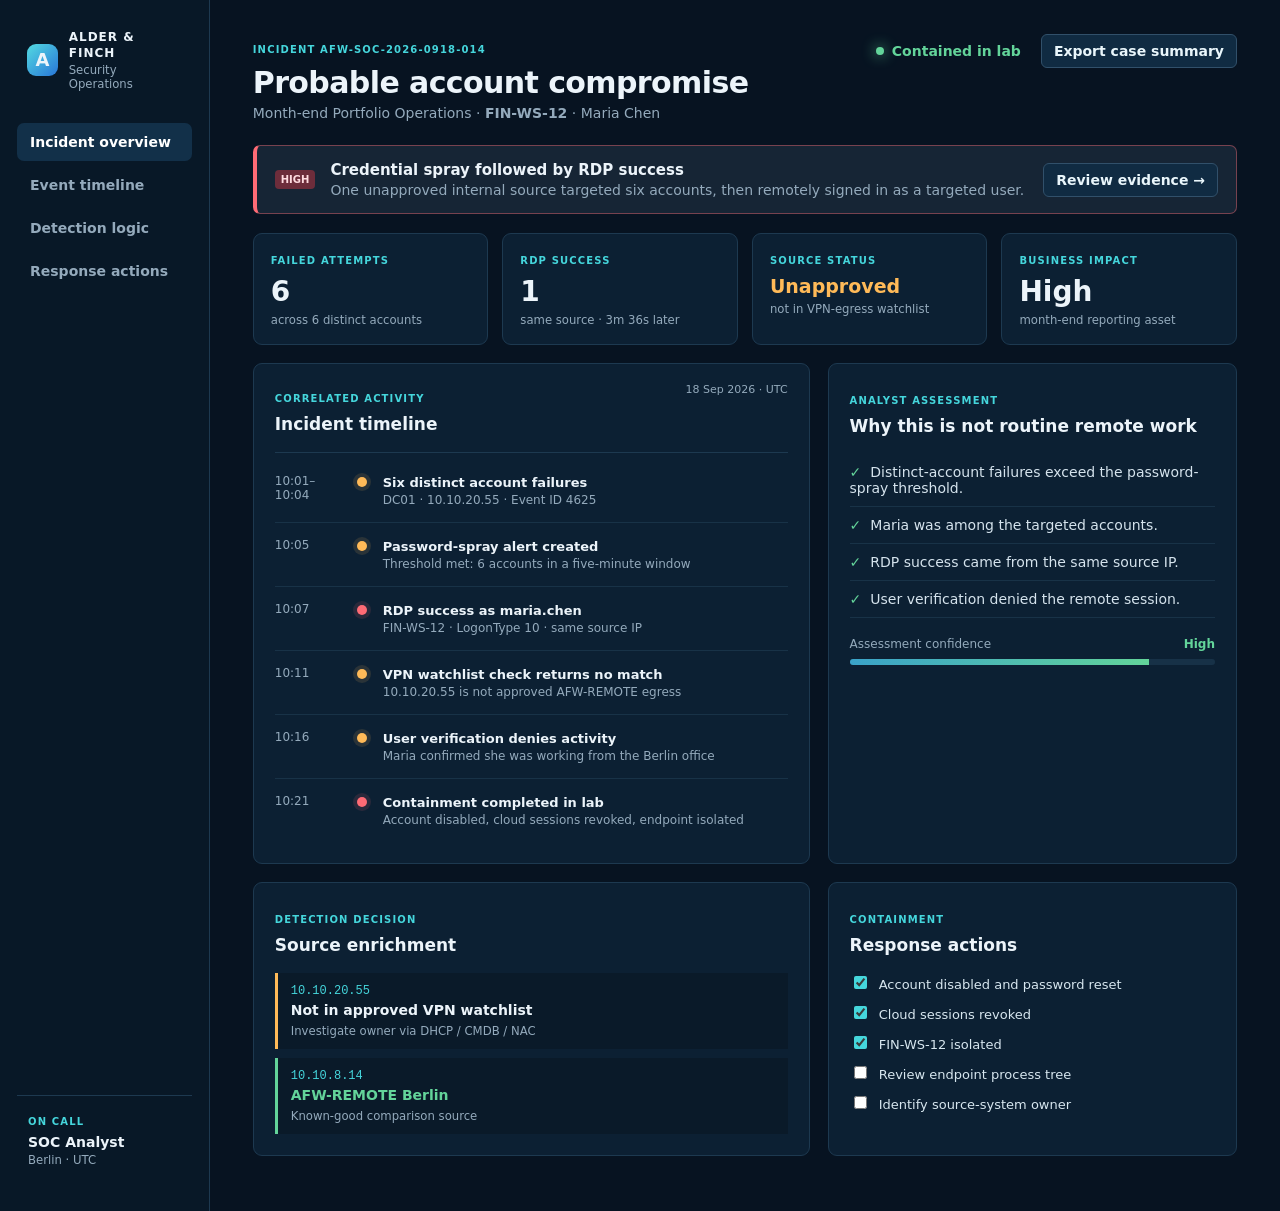
<file: 01-windows-auth-detections/dashboard/index.html>
<!doctype html>
<html lang="en">
<head>
  <meta charset="utf-8">
  <meta name="viewport" content="width=device-width, initial-scale=1">
  <title>AFW SOC | Incident AFW-SOC-2026-0918-014</title>
  <link rel="stylesheet" href="styles.css">
</head>
<body>
  <aside>
    <div class="brand"><span class="mark">A</span><div><strong>ALDER &amp; FINCH</strong><small>Security Operations</small></div></div>
    <nav><a class="active" href="#overview">Incident overview</a><a href="#timeline">Event timeline</a><a href="#detection">Detection logic</a><a href="#actions">Response actions</a></nav>
    <div class="analyst"><span>ON CALL</span><strong>SOC Analyst</strong><small>Berlin · UTC</small></div>
  </aside>
  <main>
    <header id="overview">
      <div><p class="eyebrow">INCIDENT AFW-SOC-2026-0918-014</p><h1>Probable account compromise</h1><p class="subtitle">Month-end Portfolio Operations · <b>FIN-WS-12</b> · Maria Chen</p></div>
      <div class="status"><span class="dot"></span> Contained in lab <button id="export">Export case summary</button></div>
    </header>
    <section class="notice"><span>HIGH</span><div><strong>Credential spray followed by RDP success</strong><p>One unapproved internal source targeted six accounts, then remotely signed in as a targeted user.</p></div><button id="showEvidence">Review evidence →</button></section>
    <section class="metrics">
      <article><span>FAILED ATTEMPTS</span><strong>6</strong><small>across 6 distinct accounts</small></article>
      <article><span>RDP SUCCESS</span><strong>1</strong><small>same source · 3m 36s later</small></article>
      <article><span>SOURCE STATUS</span><strong class="amber">Unapproved</strong><small>not in VPN-egress watchlist</small></article>
      <article><span>BUSINESS IMPACT</span><strong>High</strong><small>month-end reporting asset</small></article>
    </section>
    <section class="grid">
      <article class="panel timeline" id="timeline"><div class="panelhead"><div><p class="eyebrow">CORRELATED ACTIVITY</p><h2>Incident timeline</h2></div><span>18 Sep 2026 · UTC</span></div><div id="events"></div></article>
      <article class="panel assessment"><p class="eyebrow">ANALYST ASSESSMENT</p><h2>Why this is not routine remote work</h2><ul><li><i>✓</i>Distinct-account failures exceed the password-spray threshold.</li><li><i>✓</i>Maria was among the targeted accounts.</li><li><i>✓</i>RDP success came from the same source IP.</li><li><i>✓</i>User verification denied the remote session.</li></ul><div class="confidence"><span>Assessment confidence</span><b>High</b><div><em></em></div></div></article>
    </section>
    <section class="grid lower">
      <article class="panel" id="detection"><p class="eyebrow">DETECTION DECISION</p><h2>Source enrichment</h2><div class="compare"><div><span>10.10.20.55</span><strong>Not in approved VPN watchlist</strong><small>Investigate owner via DHCP / CMDB / NAC</small></div><div><span>10.10.8.14</span><strong class="green">AFW-REMOTE Berlin</strong><small>Known-good comparison source</small></div></div></article>
      <article class="panel" id="actions"><p class="eyebrow">CONTAINMENT</p><h2>Response actions</h2><div class="actions"><label><input checked type="checkbox"> Account disabled and password reset</label><label><input checked type="checkbox"> Cloud sessions revoked</label><label><input checked type="checkbox"> FIN-WS-12 isolated</label><label><input type="checkbox"> Review endpoint process tree</label><label><input type="checkbox"> Identify source-system owner</label></div></article>
    </section>
  </main>
  <dialog id="caseDialog"><button class="close">×</button><p class="eyebrow">EVIDENCE SUMMARY</p><h2>Password spray + RDP correlation</h2><p>The same unapproved source IP attempted six accounts between 10:01 and 10:04 UTC, then established an RDP session to FIN-WS-12 as Maria Chen at 10:07 UTC.</p><pre>MITRE: T1110.003  •  T1021.001  •  T1078</pre></dialog>
  <script src="app.js"></script>
</body>
</html>
</file>
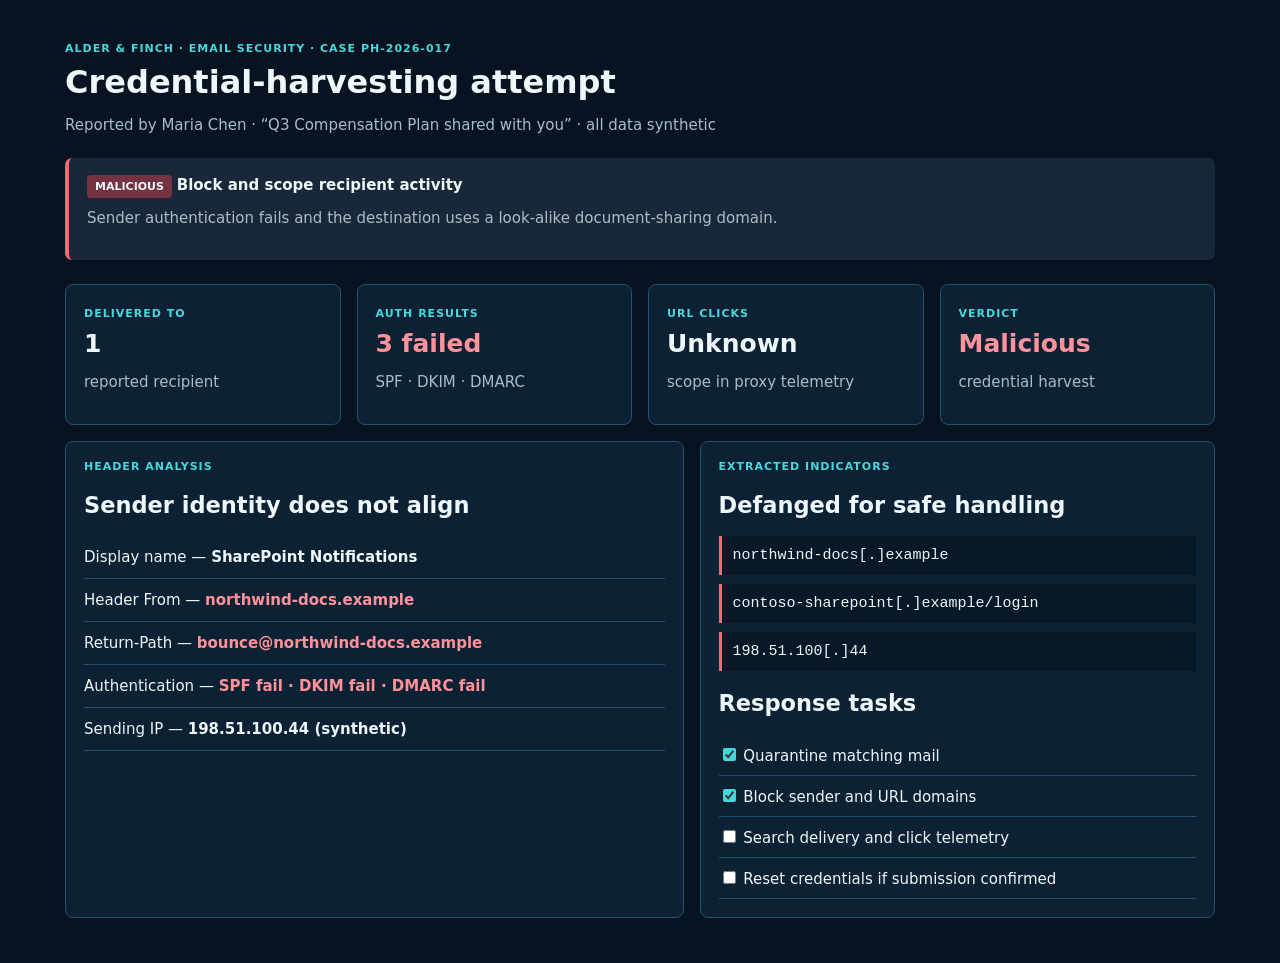
<file: 02-phishing-triage/dashboard/index.html>
<!doctype html><meta charset="utf-8"><title>Phishing Triage Console</title><style>body{margin:0;background:#071321;color:#eef7fa;font:15px system-ui}main{max-width:1150px;margin:auto;padding:42px}.ey{color:#47d8dd;font-size:11px;font-weight:bold;letter-spacing:1px}h1{font-size:32px;margin:8px 0}.sub,p{color:#a8bdca}.alert{margin:24px 0;padding:18px;background:#192838;border-left:4px solid #ff6572;border-radius:7px}.pill{background:#753241;padding:5px 8px;border-radius:4px;font-size:11px;font-weight:bold}.cards,.grid{display:grid;gap:16px}.cards{grid-template-columns:repeat(4,1fr)}.card,.panel{background:#0c2133;border:1px solid #23506c;border-radius:8px;padding:18px}.card b{display:block;font-size:25px;margin:8px 0}.grid{grid-template-columns:1.2fr 1fr;margin-top:16px}.row{padding:12px 0;border-bottom:1px solid #24506b}.bad{color:#ff929b}.ioc{font-family:monospace;background:#071827;border-left:3px solid #ff6572;padding:11px;margin:9px 0}label{display:block;padding:10px 0;border-bottom:1px solid #24506b}input{accent-color:#45d7dc}</style><main><header><div class="ey">ALDER &amp; FINCH · EMAIL SECURITY · CASE PH-2026-017</div><h1>Credential-harvesting attempt</h1><p class="sub">Reported by Maria Chen · “Q3 Compensation Plan shared with you” · all data synthetic</p></header><section class="alert"><span class="pill">MALICIOUS</span> <b>Block and scope recipient activity</b><p>Sender authentication fails and the destination uses a look-alike document-sharing domain.</p></section><section class="cards"><div class="card"><span class="ey">DELIVERED TO</span><b>1</b><p>reported recipient</p></div><div class="card"><span class="ey">AUTH RESULTS</span><b class="bad">3 failed</b><p>SPF · DKIM · DMARC</p></div><div class="card"><span class="ey">URL CLICKS</span><b>Unknown</b><p>scope in proxy telemetry</p></div><div class="card"><span class="ey">VERDICT</span><b class="bad">Malicious</b><p>credential harvest</p></div></section><section class="grid"><article class="panel"><div class="ey">HEADER ANALYSIS</div><h2>Sender identity does not align</h2><div class="row">Display name — <b>SharePoint Notifications</b></div><div class="row">Header From — <b class="bad">northwind-docs.example</b></div><div class="row">Return-Path — <b class="bad">bounce@northwind-docs.example</b></div><div class="row">Authentication — <b class="bad">SPF fail · DKIM fail · DMARC fail</b></div><div class="row">Sending IP — <b>198.51.100.44 (synthetic)</b></div></article><article class="panel"><div class="ey">EXTRACTED INDICATORS</div><h2>Defanged for safe handling</h2><div class="ioc">northwind-docs[.]example</div><div class="ioc">contoso-sharepoint[.]example/login</div><div class="ioc">198.51.100[.]44</div><h2>Response tasks</h2><label><input checked type="checkbox"> Quarantine matching mail</label><label><input checked type="checkbox"> Block sender and URL domains</label><label><input type="checkbox"> Search delivery and click telemetry</label><label><input type="checkbox"> Reset credentials if submission confirmed</label></article></section></main>
</file>
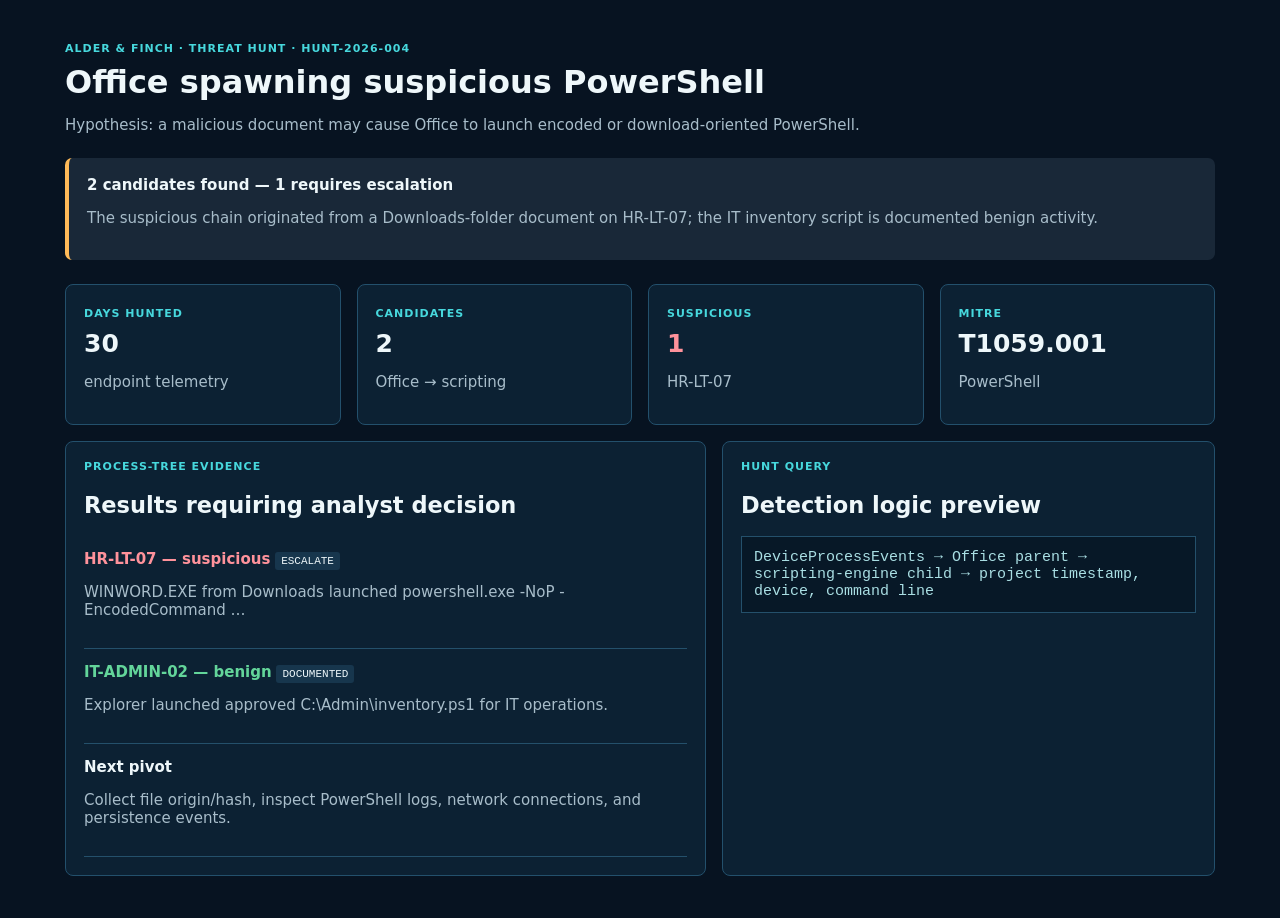
<file: 03-lolbin-threat-hunt/dashboard/index.html>
<!doctype html><meta charset="utf-8"><title>LOLBin Hunt Console</title><style>body{margin:0;background:#071321;color:#eef7fa;font:15px system-ui}main{max-width:1150px;margin:auto;padding:42px}.ey{color:#47d8dd;font-size:11px;font-weight:bold;letter-spacing:1px}h1{font-size:32px;margin:8px 0}.sub,p{color:#a8bdca}.alert{margin:24px 0;padding:18px;background:#192838;border-left:4px solid #ffba58;border-radius:7px}.cards,.grid{display:grid;gap:16px}.cards{grid-template-columns:repeat(4,1fr)}.card,.panel{background:#0c2133;border:1px solid #23506c;border-radius:8px;padding:18px}.card b{display:block;font-size:25px;margin:8px 0}.grid{grid-template-columns:1.3fr 1fr;margin-top:16px}.row{padding:14px 0;border-bottom:1px solid #24506b}.bad{color:#ff929b}.good{color:#63d59a}pre{background:#071827;border:1px solid #24506b;padding:12px;color:#a9dee3;white-space:pre-wrap}.tag{font:11px monospace;background:#17364d;padding:3px 6px;border-radius:3px}</style><main><div class="ey">ALDER &amp; FINCH · THREAT HUNT · HUNT-2026-004</div><h1>Office spawning suspicious PowerShell</h1><p class="sub">Hypothesis: a malicious document may cause Office to launch encoded or download-oriented PowerShell.</p><section class="alert"><b>2 candidates found — 1 requires escalation</b><p>The suspicious chain originated from a Downloads-folder document on HR-LT-07; the IT inventory script is documented benign activity.</p></section><section class="cards"><div class="card"><span class="ey">DAYS HUNTED</span><b>30</b><p>endpoint telemetry</p></div><div class="card"><span class="ey">CANDIDATES</span><b>2</b><p>Office → scripting</p></div><div class="card"><span class="ey">SUSPICIOUS</span><b class="bad">1</b><p>HR-LT-07</p></div><div class="card"><span class="ey">MITRE</span><b>T1059.001</b><p>PowerShell</p></div></section><section class="grid"><article class="panel"><div class="ey">PROCESS-TREE EVIDENCE</div><h2>Results requiring analyst decision</h2><div class="row"><b class="bad">HR-LT-07 — suspicious</b> <span class="tag">ESCALATE</span><p>WINWORD.EXE from Downloads launched powershell.exe -NoP -EncodedCommand …</p></div><div class="row"><b class="good">IT-ADMIN-02 — benign</b> <span class="tag">DOCUMENTED</span><p>Explorer launched approved C:\Admin\inventory.ps1 for IT operations.</p></div><div class="row"><b>Next pivot</b><p>Collect file origin/hash, inspect PowerShell logs, network connections, and persistence events.</p></div></article><article class="panel"><div class="ey">HUNT QUERY</div><h2>Detection logic preview</h2><pre>DeviceProcessEvents → Office parent → scripting-engine child → project timestamp, device, command line</pre></article></section></main>
</file>
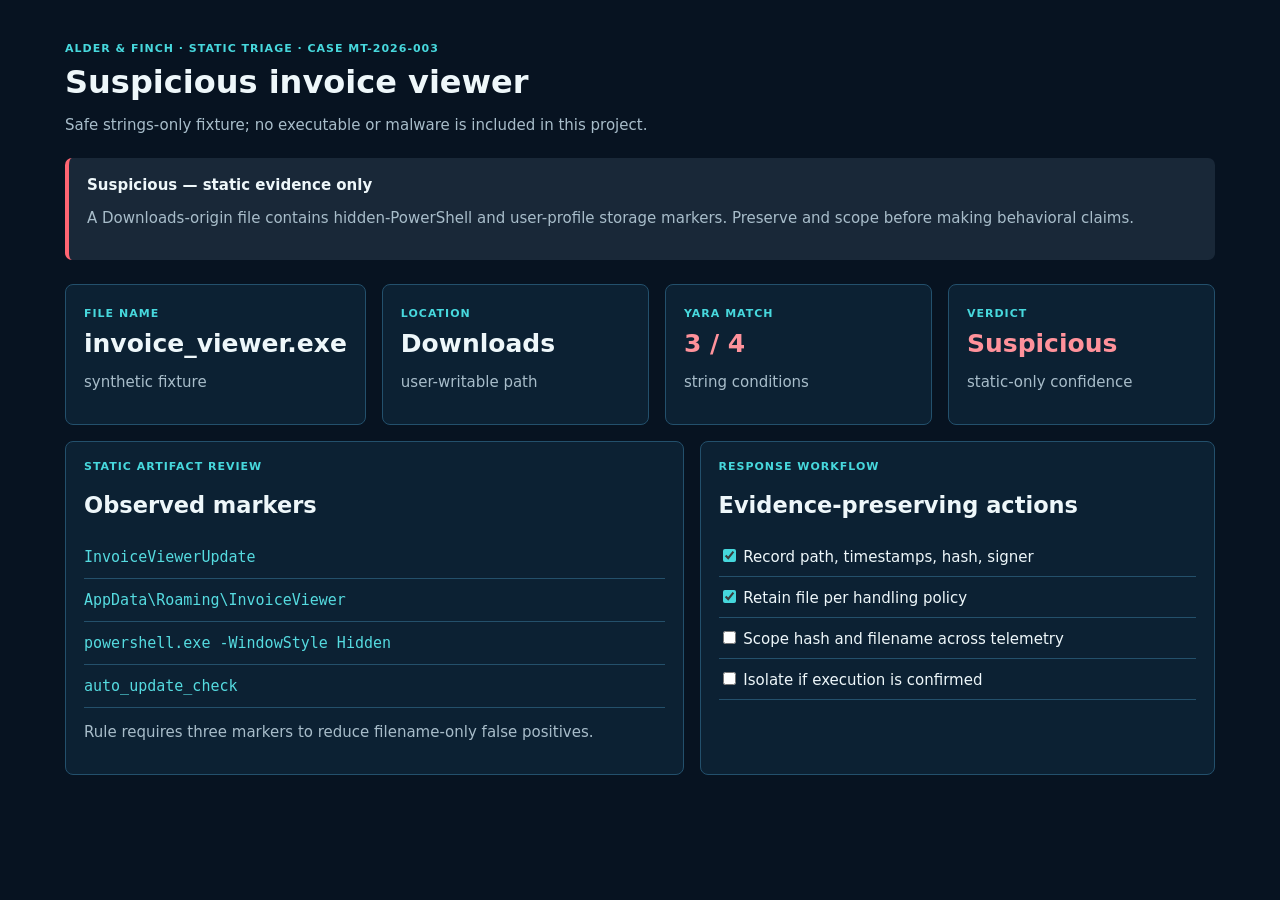
<file: 04-malware-triage-yara/dashboard/index.html>
<!doctype html><meta charset="utf-8"><title>Malware Triage Console</title><style>body{margin:0;background:#071321;color:#eef7fa;font:15px system-ui}main{max-width:1150px;margin:auto;padding:42px}.ey{color:#47d8dd;font-size:11px;font-weight:bold;letter-spacing:1px}h1{font-size:32px;margin:8px 0}.sub,p{color:#a8bdca}.alert{margin:24px 0;padding:18px;background:#192838;border-left:4px solid #ff6572;border-radius:7px}.cards,.grid{display:grid;gap:16px}.cards{grid-template-columns:repeat(4,1fr)}.card,.panel{background:#0c2133;border:1px solid #23506c;border-radius:8px;padding:18px}.card b{display:block;font-size:25px;margin:8px 0}.grid{grid-template-columns:1.2fr 1fr;margin-top:16px}.row{padding:12px 0;border-bottom:1px solid #24506b}.bad{color:#ff929b}code{color:#55dbe0}label{display:block;padding:10px 0;border-bottom:1px solid #24506b}input{accent-color:#45d7dc}</style><main><div class="ey">ALDER &amp; FINCH · STATIC TRIAGE · CASE MT-2026-003</div><h1>Suspicious invoice viewer</h1><p class="sub">Safe strings-only fixture; no executable or malware is included in this project.</p><section class="alert"><b>Suspicious — static evidence only</b><p>A Downloads-origin file contains hidden-PowerShell and user-profile storage markers. Preserve and scope before making behavioral claims.</p></section><section class="cards"><div class="card"><span class="ey">FILE NAME</span><b>invoice_viewer.exe</b><p>synthetic fixture</p></div><div class="card"><span class="ey">LOCATION</span><b>Downloads</b><p>user-writable path</p></div><div class="card"><span class="ey">YARA MATCH</span><b class="bad">3 / 4</b><p>string conditions</p></div><div class="card"><span class="ey">VERDICT</span><b class="bad">Suspicious</b><p>static-only confidence</p></div></section><section class="grid"><article class="panel"><div class="ey">STATIC ARTIFACT REVIEW</div><h2>Observed markers</h2><div class="row"><code>InvoiceViewerUpdate</code></div><div class="row"><code>AppData\Roaming\InvoiceViewer</code></div><div class="row"><code>powershell.exe -WindowStyle Hidden</code></div><div class="row"><code>auto_update_check</code></div><p>Rule requires three markers to reduce filename-only false positives.</p></article><article class="panel"><div class="ey">RESPONSE WORKFLOW</div><h2>Evidence-preserving actions</h2><label><input checked type="checkbox"> Record path, timestamps, hash, signer</label><label><input checked type="checkbox"> Retain file per handling policy</label><label><input type="checkbox"> Scope hash and filename across telemetry</label><label><input type="checkbox"> Isolate if execution is confirmed</label></article></section></main>
</file>
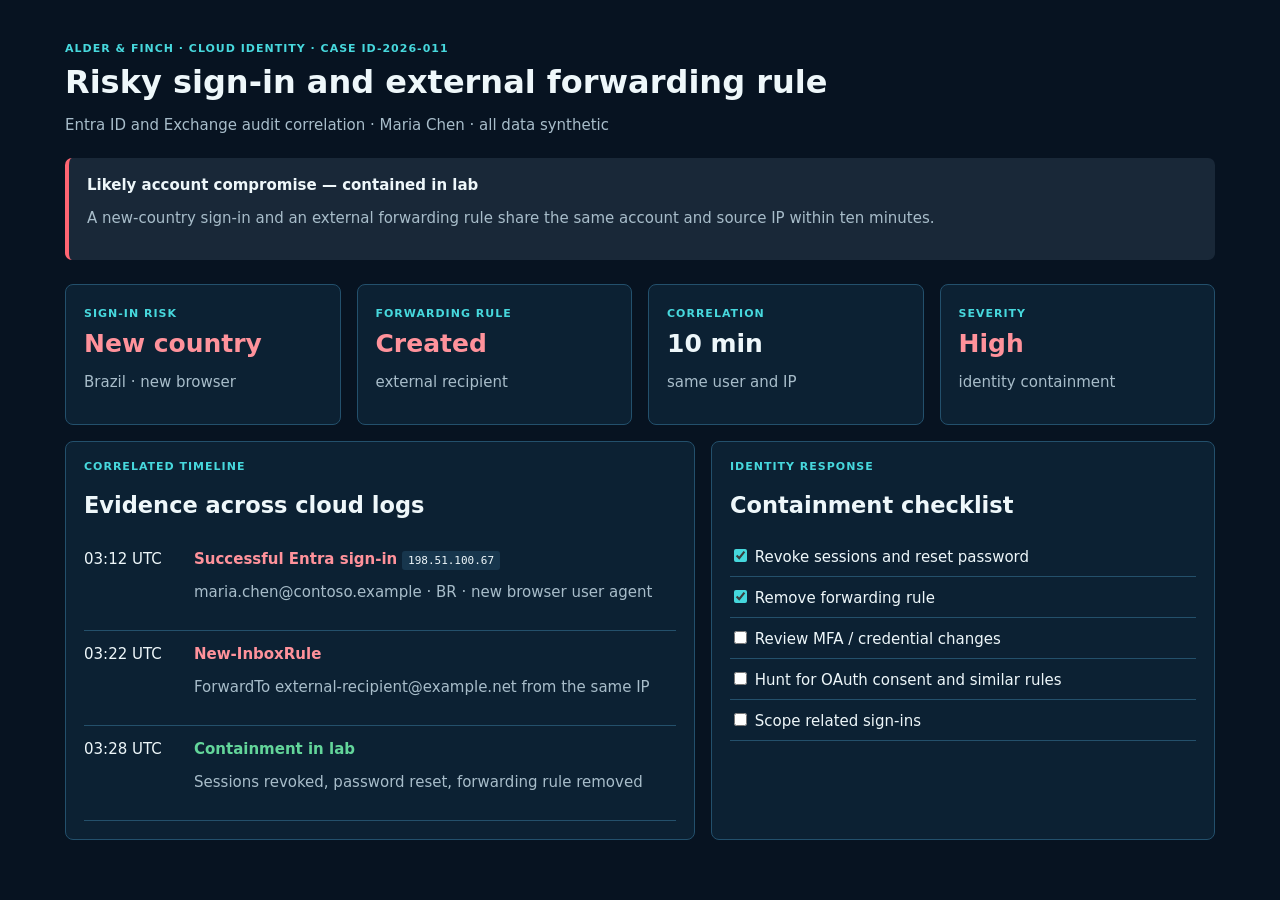
<file: 05-cloud-identity-investigation/dashboard/index.html>
<!doctype html><meta charset="utf-8"><title>Cloud Identity Investigation</title><style>body{margin:0;background:#071321;color:#eef7fa;font:15px system-ui}main{max-width:1150px;margin:auto;padding:42px}.ey{color:#47d8dd;font-size:11px;font-weight:bold;letter-spacing:1px}h1{font-size:32px;margin:8px 0}.sub,p{color:#a8bdca}.alert{margin:24px 0;padding:18px;background:#192838;border-left:4px solid #ff6572;border-radius:7px}.cards,.grid{display:grid;gap:16px}.cards{grid-template-columns:repeat(4,1fr)}.card,.panel{background:#0c2133;border:1px solid #23506c;border-radius:8px;padding:18px}.card b{display:block;font-size:25px;margin:8px 0}.grid{grid-template-columns:1.25fr 1fr;margin-top:16px}.row{padding:14px 0;border-bottom:1px solid #24506b;display:grid;grid-template-columns:110px 1fr}.bad{color:#ff929b}.good{color:#63d59a}label{display:block;padding:10px 0;border-bottom:1px solid #24506b}input{accent-color:#45d7dc}.tag{font:11px monospace;background:#17364d;padding:3px 6px;border-radius:3px}</style><main><div class="ey">ALDER &amp; FINCH · CLOUD IDENTITY · CASE ID-2026-011</div><h1>Risky sign-in and external forwarding rule</h1><p class="sub">Entra ID and Exchange audit correlation · Maria Chen · all data synthetic</p><section class="alert"><b>Likely account compromise — contained in lab</b><p>A new-country sign-in and an external forwarding rule share the same account and source IP within ten minutes.</p></section><section class="cards"><div class="card"><span class="ey">SIGN-IN RISK</span><b class="bad">New country</b><p>Brazil · new browser</p></div><div class="card"><span class="ey">FORWARDING RULE</span><b class="bad">Created</b><p>external recipient</p></div><div class="card"><span class="ey">CORRELATION</span><b>10 min</b><p>same user and IP</p></div><div class="card"><span class="ey">SEVERITY</span><b class="bad">High</b><p>identity containment</p></div></section><section class="grid"><article class="panel"><div class="ey">CORRELATED TIMELINE</div><h2>Evidence across cloud logs</h2><div class="row"><span>03:12 UTC</span><div><b class="bad">Successful Entra sign-in</b> <span class="tag">198.51.100.67</span><p>maria.chen@contoso.example · BR · new browser user agent</p></div></div><div class="row"><span>03:22 UTC</span><div><b class="bad">New-InboxRule</b><p>ForwardTo external-recipient@example.net from the same IP</p></div></div><div class="row"><span>03:28 UTC</span><div><b class="good">Containment in lab</b><p>Sessions revoked, password reset, forwarding rule removed</p></div></div></article><article class="panel"><div class="ey">IDENTITY RESPONSE</div><h2>Containment checklist</h2><label><input checked type="checkbox"> Revoke sessions and reset password</label><label><input checked type="checkbox"> Remove forwarding rule</label><label><input type="checkbox"> Review MFA / credential changes</label><label><input type="checkbox"> Hunt for OAuth consent and similar rules</label><label><input type="checkbox"> Scope related sign-ins</label></article></section></main>
</file>
<file: 01-windows-auth-detections/dashboard/styles.css>
:root{--bg:#071321;--panel:#0c2033;--line:#1d3950;--text:#ecf4fa;--muted:#94aabc;--cyan:#45d6dc;--amber:#ffba58;--red:#ff6b75;--green:#63d49a}*{box-sizing:border-box}body{margin:0;background:var(--bg);color:var(--text);font:14px Inter,ui-sans-serif,system-ui,-apple-system,BlinkMacSystemFont,"Segoe UI",sans-serif;display:flex;min-height:100vh}aside{width:247px;padding:28px 17px;background:#081827;border-right:1px solid var(--line);display:flex;flex-direction:column}.brand{display:flex;align-items:center;gap:11px;padding:0 10px 32px}.brand strong{font-size:12px;letter-spacing:1px}.brand small,.analyst small{display:block;color:var(--muted);margin-top:3px}.mark{display:grid;place-items:center;background:linear-gradient(135deg,#53dae1,#2876d8);height:32px;width:32px;border-radius:9px;font-weight:800;font-size:18px}nav{display:grid;gap:5px}nav a{color:var(--muted);padding:11px 13px;border-radius:7px;text-decoration:none;font-weight:600}nav a.active,nav a:hover{color:#fff;background:#123049}.analyst{margin-top:auto;padding:16px 11px;border-top:1px solid var(--line)}.analyst span,.eyebrow,article>span{color:var(--cyan);font-weight:800;font-size:10px;letter-spacing:1.15px}.analyst strong{display:block;margin-top:6px}main{width:min(1360px,100%);padding:34px 43px 55px;margin:auto}header{display:flex;align-items:start;justify-content:space-between;margin-bottom:24px}h1{font-size:30px;margin:6px 0 5px;letter-spacing:-.6px}h2{font-size:17px;margin:6px 0 18px}.subtitle{color:var(--muted);margin:0}.status{font-weight:700;color:var(--green);display:flex;align-items:center;gap:8px}.dot{height:8px;width:8px;border-radius:50%;background:var(--green);box-shadow:0 0 14px var(--green)}button{border:1px solid #31506a;background:#102b42;color:#e9f6fb;border-radius:6px;padding:8px 12px;font:inherit;font-weight:650;cursor:pointer}.status button{margin-left:12px}.notice{border:1px solid rgba(255,107,117,.42);border-left:4px solid var(--red);background:#162535;display:flex;align-items:center;gap:15px;padding:15px 18px;border-radius:7px;margin-bottom:19px}.notice>span{background:#6d2d3b;color:#ffdbe0;border-radius:4px;padding:4px 6px;font-size:10px;font-weight:800}.notice strong{font-size:15px}.notice p{color:var(--muted);margin:3px 0 0}.notice button{margin-left:auto;white-space:nowrap}.metrics{display:grid;grid-template-columns:repeat(4,1fr);gap:14px;margin-bottom:18px}.metrics article,.panel{background:var(--panel);border:1px solid var(--line);border-radius:9px}.metrics article{padding:17px}.metrics strong{display:block;font-size:28px;margin:8px 0 3px}.metrics small{color:var(--muted)}.amber{color:var(--amber);font-size:19px!important}.grid{display:grid;grid-template-columns:1.36fr 1fr;gap:18px}.panel{padding:21px}.panelhead{display:flex;justify-content:space-between;align-items:start;border-bottom:1px solid var(--line);margin:-2px 0 6px}.panelhead>span{font-size:11px;color:var(--muted)}.event{display:grid;grid-template-columns:72px 16px 1fr;gap:10px;padding:15px 0;border-bottom:1px solid rgba(29,57,80,.7)}.event:last-child{border:0}.event time{color:var(--muted);font-size:12px}.event .bullet{height:10px;width:10px;margin-top:3px;border-radius:50%;background:var(--amber);box-shadow:0 0 0 4px rgba(255,186,88,.12)}.event.success .bullet{background:var(--red);box-shadow:0 0 0 4px rgba(255,107,117,.12)}.event strong{font-size:13px}.event p{margin:3px 0 0;color:var(--muted);font-size:12px}.assessment ul{list-style:none;margin:0;padding:0}.assessment li{padding:10px 0;border-bottom:1px solid rgba(29,57,80,.7);color:#d5e3ed}.assessment i{font-style:normal;color:var(--green);font-weight:900;margin-right:9px}.confidence{margin-top:19px;color:var(--muted);font-size:12px}.confidence b{float:right;color:var(--green)}.confidence div{height:6px;border-radius:4px;background:#173147;margin-top:8px;overflow:hidden}.confidence em{display:block;width:82%;height:100%;background:linear-gradient(90deg,#3aa3c9,var(--green))}.lower{margin-top:18px}.compare{display:grid;gap:9px}.compare div{border-left:3px solid var(--amber);background:#0a1a29;padding:11px 13px}.compare div+div{border-color:var(--green)}.compare span{font-family:ui-monospace,monospace;color:var(--cyan);display:block;font-size:12px}.compare strong{display:block;margin:4px 0}.compare small{color:var(--muted)}.green{color:var(--green)}.actions{display:grid;gap:11px;color:#d7e6ef}.actions label{font-size:13px}.actions input{accent-color:var(--cyan);margin-right:8px}dialog{border:1px solid #416279;background:#0b2032;color:var(--text);border-radius:10px;max-width:460px;padding:27px;box-shadow:0 30px 100px #000}dialog::backdrop{background:rgba(0,0,0,.65)}dialog p{line-height:1.65;color:#c3d5e1}dialog pre{font:12px ui-monospace,monospace;color:var(--cyan);white-space:normal}.close{position:absolute;right:12px;top:12px;background:none;border:0;font-size:22px;padding:0;color:var(--muted)}@media(max-width:850px){aside{display:none}main{padding:24px 18px}.metrics,.grid{grid-template-columns:1fr 1fr}.assessment{grid-column:span 2}}@media(max-width:560px){header,.notice{display:block}.status{margin-top:15px}.notice button{margin:13px 0 0}.metrics,.grid{grid-template-columns:1fr}.assessment{grid-column:auto}}
</file>
